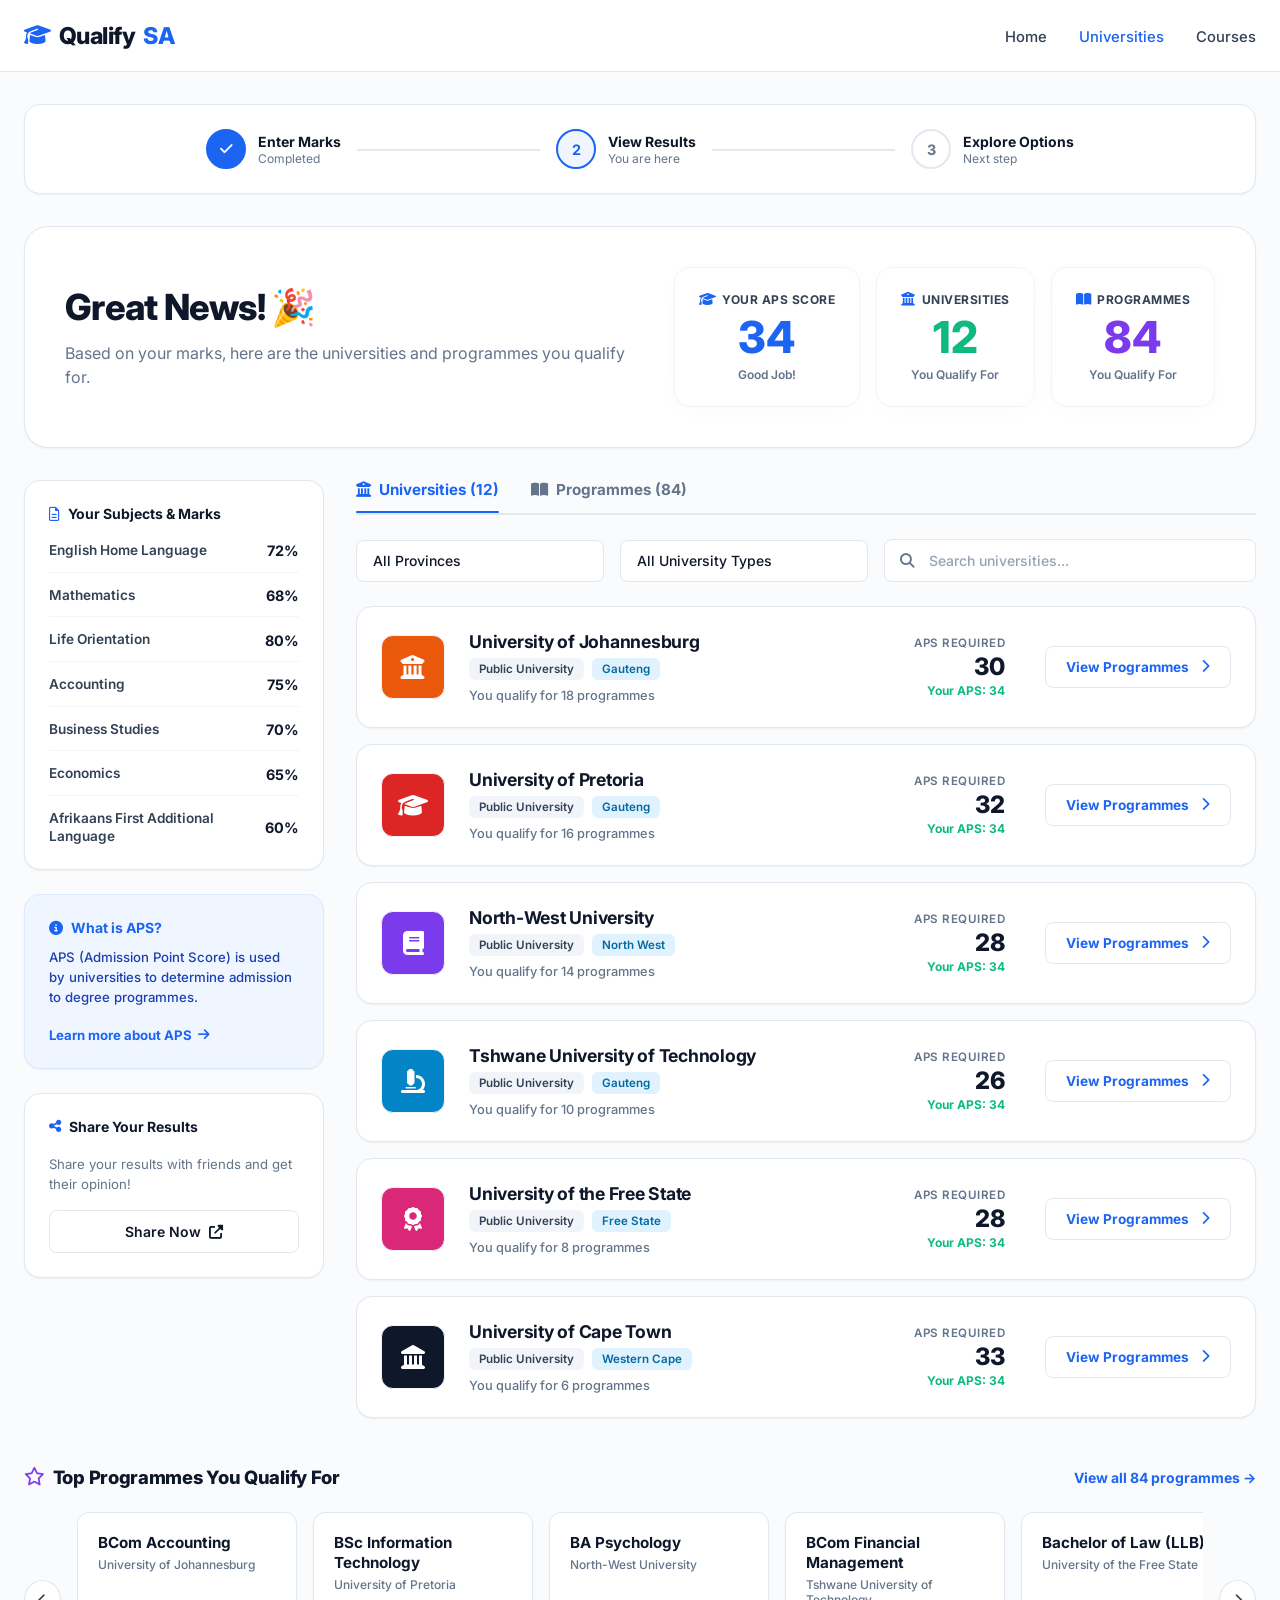
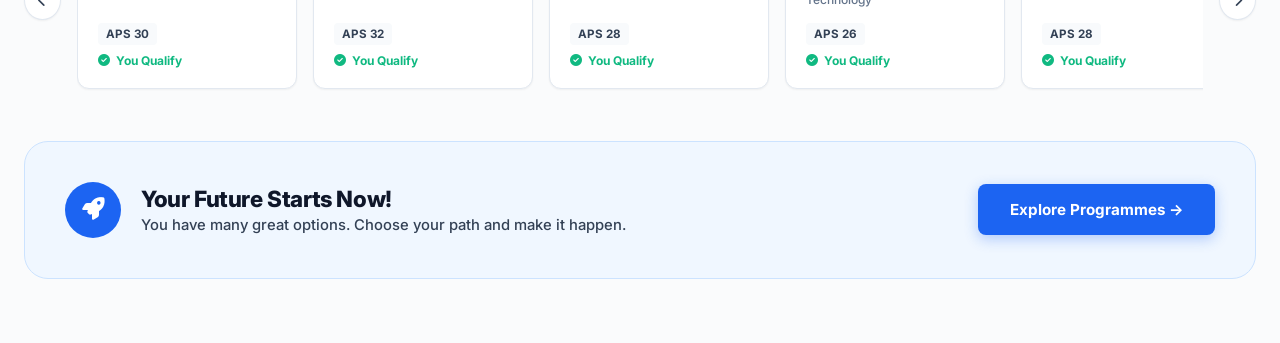
<file: qualify.html>
<!DOCTYPE html>
<html lang="en">
<head>
    <meta charset="UTF-8">
    <meta name="viewport" content="width=device-width, initial-scale=1.0">
    <title>QualifySA - View Results Dashboard</title>
    <link href="https://fonts.googleapis.com/css2?family=Inter:wght@400;500;600;700;800&display=swap" rel="stylesheet">
    <link rel="stylesheet" href="https://cdnjs.cloudflare.com/ajax/libs/font-awesome/6.4.0/css/all.min.css">
    
    <style>
        /* Modern CSS Custom Property Framework */
        :root {
            --brand-primary: #1c64f2;
            --brand-primary-light: #eff6ff;
            --brand-primary-hover: #1a56cc;
            --status-success: #10b981;
            
            --neutral-darkest: #0f172a;
            --neutral-dark: #334155;
            --neutral-muted: #64748b;
            --neutral-light-gray: #94a3b8;
            --neutral-border: #e2e8f0;
            --neutral-bg-surface: #f8fafc;
            --neutral-white: #ffffff;
            
            --shadow-sm: 0 1px 2px 0 rgba(0, 0, 0, 0.05);
            --shadow-md: 0 4px 6px -1px rgba(0, 0, 0, 0.1), 0 2px 4px -1px rgba(0, 0, 0, 0.06);
            --shadow-lg: 0 10px 15px -3px rgba(0, 0, 0, 0.05), 0 4px 6px -2px rgba(0, 0, 0, 0.05);
            
            --radius-sm: 8px;
            --radius-md: 12px;
            --radius-lg: 16px;
            --radius-xl: 24px;
            
            --transition-smooth: all 0.2s cubic-bezier(0.4, 0, 0.2, 1);
        }

        /* Reset & Base Foundation Styles */
        * {
            box-sizing: border-box;
            margin: 0;
            padding: 0;
            font-family: 'Inter', sans-serif;
            -webkit-font-smoothing: antialiased;
            -moz-osx-font-smoothing: grayscale;
        }

        body {
            background-color: #fafbfc;
            color: var(--neutral-darkest);
            min-height: 100vh;
            display: flex;
            flex-direction: column;
            overflow-x: hidden;
        }

        /* Top Application Shell Header Navigation Layout */
        .app-navbar {
            width: 100%;
            background: var(--neutral-white);
            border-bottom: 1px solid var(--neutral-border);
            height: 72px;
            display: flex;
            align-items: center;
            justify-content: center;
            position: sticky;
            top: 0;
            z-index: 100;
        }

        .navbar-container {
            width: 100%;
            max-width: 1280px;
            padding: 0 24px;
            display: flex;
            justify-content: space-between;
            align-items: center;
        }

        .navbar-brand {
            display: flex;
            align-items: center;
            gap: 8px;
            font-weight: 800;
            font-size: 1.45rem;
            color: var(--neutral-darkest);
            letter-spacing: -0.5px;
            text-decoration: none;
        }

        .navbar-brand i {
            color: var(--brand-primary);
            font-size: 1.35rem;
        }

        .navbar-brand span {
            color: var(--brand-primary);
        }

        .navbar-menu {
            display: flex;
            gap: 32px;
            list-style: none;
            align-items: center;
        }

        .navbar-link {
            text-decoration: none;
            color: var(--neutral-dark);
            font-weight: 500;
            font-size: 0.925rem;
            transition: var(--transition-smooth);
        }

        .navbar-link:hover, .navbar-link.active {
            color: var(--brand-primary);
        }

        /* Core Grid Container - Controls Max Page Width Boundaries */
        .dashboard-container {
            width: 100%;
            max-width: 1280px;
            margin: 0 auto;
            padding: 32px 24px 64px 24px;
            display: flex;
            flex-direction: column;
            gap: 32px;
        }

        /* Linear Progress Tracker Component (Multi-step Process Bar) */
        .tracker-wrapper {
            background: var(--neutral-white);
            border: 1px solid var(--neutral-border);
            border-radius: var(--radius-lg);
            padding: 24px;
            box-shadow: var(--shadow-sm);
        }

        .tracker-steps {
            display: flex;
            justify-content: space-between;
            align-items: center;
            position: relative;
            max-width: 900px;
            margin: 0 auto;
        }

        .tracker-line {
            position: absolute;
            top: 20px;
            left: 5%;
            right: 5%;
            height: 2px;
            background: #e2e8f0;
            z-index: 1;
        }

        .tracker-step-node {
            display: flex;
            align-items: center;
            gap: 12px;
            background: var(--neutral-white);
            padding: 0 16px;
            z-index: 2;
            position: relative;
        }

        .node-circle {
            width: 40px;
            height: 40px;
            border-radius: 50%;
            background: var(--neutral-white);
            border: 2px solid var(--neutral-border);
            display: flex;
            align-items: center;
            justify-content: center;
            font-size: 0.9rem;
            font-weight: 700;
            color: var(--neutral-muted);
            transition: var(--transition-smooth);
        }

        .node-text-group {
            display: flex;
            flex-direction: column;
        }

        .node-title {
            font-size: 0.875rem;
            font-weight: 700;
            color: var(--neutral-darkest);
        }

        .node-subtitle {
            font-size: 0.75rem;
            color: var(--neutral-muted);
            margin-top: 1px;
        }

        /* Status Variant Conditions for Progress Steps */
        .tracker-step-node.completed .node-circle {
            background: var(--brand-primary);
            border-color: var(--brand-primary);
            color: var(--neutral-white);
        }

        .tracker-step-node.active .node-circle {
            background: var(--brand-primary-light);
            border-color: var(--brand-primary);
            color: var(--brand-primary);
        }

        /* Overview Summary Banner Header Component */
        .summary-banner {
            display: grid;
            grid-template-columns: 1fr auto;
            gap: 24px;
            align-items: center;
            background: var(--neutral-white);
            border: 1px solid var(--neutral-border);
            border-radius: var(--radius-xl);
            padding: 40px;
            box-shadow: var(--shadow-sm);
        }

        .banner-msg-column h1 {
            font-size: 2.25rem;
            font-weight: 800;
            color: var(--neutral-darkest);
            letter-spacing: -0.75px;
            margin-bottom: 12px;
            display: flex;
            align-items: center;
            gap: 10px;
        }

        .banner-msg-column p {
            font-size: 1rem;
            color: var(--neutral-muted);
            line-height: 1.5;
            max-width: 600px;
        }

        .banner-metrics-row {
            display: flex;
            gap: 16px;
        }

        .metric-pill-box {
            background: var(--neutral-white);
            border: 1px solid #f1f5f9;
            box-shadow: 0 4px 20px rgba(15, 23, 42, 0.02);
            border-radius: var(--radius-lg);
            padding: 24px;
            min-width: 150px;
            text-align: center;
            display: flex;
            flex-direction: column;
            align-items: center;
            justify-content: center;
        }

        .metric-header {
            display: flex;
            align-items: center;
            gap: 6px;
            font-size: 0.75rem;
            font-weight: 700;
            color: var(--neutral-dark);
            text-transform: uppercase;
            letter-spacing: 0.5px;
            margin-bottom: 8px;
        }

        .metric-header i {
            color: var(--brand-primary);
            font-size: 0.85rem;
        }

        .metric-val {
            font-size: 2.75rem;
            font-weight: 800;
            color: #0f172a;
            line-height: 1;
        }

        .metric-val.colored-accent {
            color: var(--brand-primary);
        }

        .metric-val.success-accent {
            color: var(--status-success);
        }

        .metric-val.purple-accent {
            color: #7c3aed;
        }

        .metric-footer-note {
            font-size: 0.75rem;
            font-weight: 600;
            color: var(--neutral-muted);
            margin-top: 8px;
        }

        /* Secondary Dashboard Section Grid Split Blueprint Layout */
        .main-dashboard-grid {
            display: grid;
            grid-template-columns: 300px 1fr;
            gap: 32px;
            align-items: flex-start;
        }

        /* Left Side Column Panel Widgets Shell */
        .sidebar-stack {
            display: flex;
            flex-direction: column;
            gap: 24px;
        }

        .sidebar-widget-card {
            background: var(--neutral-white);
            border: 1px solid var(--neutral-border);
            border-radius: var(--radius-lg);
            padding: 24px;
            box-shadow: var(--shadow-sm);
        }

        .widget-heading {
            font-size: 0.875rem;
            font-weight: 700;
            color: var(--neutral-darkest);
            margin-bottom: 20px;
            display: flex;
            align-items: center;
            gap: 8px;
        }

        .widget-heading i {
            color: var(--brand-primary);
        }

        /* Subject Marks Data Table List View Layout */
        .subject-scores-list {
            display: flex;
            flex-direction: column;
            gap: 14px;
        }

        .score-row-item {
            display: flex;
            justify-content: space-between;
            align-items: center;
            padding-bottom: 12px;
            border-bottom: 1px solid #f1f5f9;
        }

        .score-row-item:last-child {
            border-bottom: none;
            padding-bottom: 0;
        }

        .subject-title-lbl {
            font-size: 0.85rem;
            font-weight: 600;
            color: var(--neutral-dark);
            max-width: 190px;
            line-height: 1.3;
        }

        .subject-percentage-val {
            font-size: 0.9rem;
            font-weight: 700;
            color: var(--neutral-darkest);
        }

        /* Educational Information Widget Callout Box UI Section */
        .info-callout-box {
            background: var(--brand-primary-light);
            border: 1px solid #dbeafe;
        }

        .info-callout-box .widget-heading {
            color: var(--brand-primary);
            margin-bottom: 12px;
        }

        .info-callout-box p {
            font-size: 0.825rem;
            color: #1e40af;
            line-height: 1.5;
            margin-bottom: 16px;
            font-weight: 500;
        }

        .info-inline-action-btn {
            font-size: 0.825rem;
            font-weight: 700;
            color: var(--brand-primary);
            text-decoration: none;
            display: inline-flex;
            align-items: center;
            gap: 6px;
            transition: var(--transition-smooth);
        }

        .info-inline-action-btn:hover {
            color: var(--brand-primary-hover);
        }

        /* Sharing Utility Widget Action Button Component Structure */
        .share-widget p {
            font-size: 0.825rem;
            color: var(--neutral-muted);
            line-height: 1.5;
            margin-bottom: 16px;
        }

        .utility-share-btn {
            width: 100%;
            padding: 12px;
            background: var(--neutral-white);
            border: 1px solid var(--neutral-border);
            border-radius: var(--radius-sm);
            font-size: 0.875rem;
            font-weight: 600;
            color: var(--neutral-darkest);
            cursor: pointer;
            display: flex;
            align-items: center;
            justify-content: center;
            gap: 8px;
            transition: var(--transition-smooth);
        }

        .utility-share-btn:hover {
            background: var(--neutral-bg-surface);
            border-color: var(--neutral-light-gray);
        }

        /* Right Content Panel - Universities Filtering and Results Table Grid */
        .results-main-display-panel {
            display: flex;
            flex-direction: column;
            gap: 24px;
        }

        /* Segmented Core Navigation Controls Header Bar Layout Component */
        .tab-navigation-bar {
            display: flex;
            gap: 32px;
            border-bottom: 2px solid var(--neutral-border);
            padding-bottom: 2px;
        }

        .tab-trigger-item {
            background: none;
            border: none;
            padding-bottom: 12px;
            font-size: 0.95rem;
            font-weight: 700;
            color: var(--neutral-muted);
            cursor: pointer;
            position: relative;
            display: flex;
            align-items: center;
            gap: 8px;
            transition: var(--transition-smooth);
        }

        .tab-trigger-item:hover {
            color: var(--neutral-darkest);
        }

        .tab-trigger-item.is-selected {
            color: var(--brand-primary);
        }

        .tab-trigger-item.is-selected::after {
            content: '';
            position: absolute;
            bottom: -2px;
            left: 0;
            right: 0;
            height: 2px;
            background: var(--brand-primary);
            border-radius: 2px;
        }

        /* Interactive Filter Dropdowns Action Panel Container */
        .filter-controls-row {
            display: grid;
            grid-template-columns: 1fr 1fr 1.5fr;
            gap: 16px;
            align-items: center;
        }

        .custom-select-field {
            width: 100%;
            padding: 12px 16px;
            background: var(--neutral-white);
            border: 1px solid var(--neutral-border);
            border-radius: var(--radius-sm);
            font-size: 0.875rem;
            font-weight: 500;
            color: var(--neutral-darkest);
            outline: none;
            cursor: pointer;
            appearance: none;
            background-image: url("data:image/svg+xml,%3Csvg xmlns='http://www.w3.org/2000/svg' fill='none' viewBox='0 0 24 24' stroke='%2364748b' stroke-width='2'%3E%3Cpath stroke-linecap='round' stroke-linejoin='round' d='M19 9l-7 7-7-7'/%3E%3C0/svg%3E");
            background-repeat: no-repeat;
            background-position: right 16px center;
            background-size: 16px;
            transition: var(--transition-smooth);
        }

        .custom-select-field:focus {
            border-color: var(--brand-primary);
            box-shadow: 0 0 0 3px rgba(28, 100, 242, 0.15);
        }

        .search-input-wrapper {
            position: relative;
            width: 100%;
        }

        .search-input-wrapper i {
            position: absolute;
            left: 16px;
            top: 50%;
            transform: translateY(-50%);
            color: var(--neutral-muted);
            font-size: 0.9rem;
        }

        .search-input-control {
            width: 100%;
            padding: 12px 16px 12px 44px;
            background: var(--neutral-white);
            border: 1px solid var(--neutral-border);
            border-radius: var(--radius-sm);
            font-size: 0.875rem;
            font-weight: 500;
            color: var(--neutral-darkest);
            outline: none;
            transition: var(--transition-smooth);
        }

        .search-input-control::placeholder {
            color: var(--neutral-light-gray);
        }

        .search-input-control:focus {
            border-color: var(--brand-primary);
            box-shadow: 0 0 0 3px rgba(28, 100, 242, 0.15);
        }

        /* Main Institutional Results Feed (Vertical Stack Layout) */
        .institutions-results-feed {
            display: flex;
            flex-direction: column;
            gap: 16px;
        }

        /* Individual University Entry Card Component Rows */
        .institution-row-card {
            background: var(--neutral-white);
            border: 1px solid var(--neutral-border);
            border-radius: var(--radius-lg);
            padding: 24px;
            display: grid;
            grid-template-columns: auto 1fr auto auto;
            gap: 24px;
            align-items: center;
            box-shadow: var(--shadow-sm);
            transition: var(--transition-smooth);
        }

        .institution-row-card:hover {
            transform: translateY(-2px);
            box-shadow: var(--shadow-md);
            border-color: #cbd5e1;
        }

        /* Branding Logomark Circular/Square Shield Shell */
        .brand-logo-shield {
            width: 64px;
            height: 64px;
            border-radius: var(--radius-md);
            display: flex;
            align-items: center;
            justify-content: center;
            overflow: hidden;
            background: var(--neutral-bg-surface);
            border: 1px solid #f1f5f9;
        }

        .brand-logo-shield img {
            width: 100%;
            height: 100%;
            object-fit: cover;
        }

        /* Institutional Metadata Block Construction */
        .institution-meta-block {
            display: flex;
            flex-direction: column;
            gap: 6px;
        }

        .institution-title-text {
            font-size: 1.1rem;
            font-weight: 700;
            color: var(--neutral-darkest);
            letter-spacing: -0.25px;
        }

        .institution-badges-row {
            display: flex;
            align-items: center;
            gap: 8px;
            flex-wrap: wrap;
        }

        .meta-tag-pill {
            padding: 4px 10px;
            border-radius: 6px;
            font-size: 0.725rem;
            font-weight: 600;
            text-transform: capitalize;
        }

        /* Color-coded variation tags for public/private and geographical zones */
        .meta-tag-pill.type-badge {
            background: #f1f5f9;
            color: var(--neutral-dark);
        }

        .meta-tag-pill.region-badge {
            background: #e0f2fe;
            color: #0369a1;
        }

        .qualification-count-lbl {
            font-size: 0.8rem;
            color: var(--neutral-muted);
            font-weight: 500;
            margin-top: 2px;
        }

        /* Dynamic System Requirements Comparative Logic Numbers Display Container */
        .aps-requirement-comparison-box {
            text-align: right;
            padding-right: 16px;
            display: flex;
            flex-direction: column;
            justify-content: center;
        }

        .req-lbl-title {
            font-size: 0.725rem;
            color: var(--neutral-muted);
            font-weight: 600;
            text-transform: uppercase;
            letter-spacing: 0.5px;
        }

        .req-score-numeric-display {
            font-size: 1.5rem;
            font-weight: 800;
            color: #0f172a;
            margin: 2px 0;
        }

        .user-calculated-comparison-status {
            font-size: 0.75rem;
            font-weight: 700;
            color: var(--status-success);
        }

        /* Navigation Execution Elements Column Button */
        .action-routing-trigger-btn {
            padding: 12px 20px;
            background: var(--neutral-white);
            border: 1px solid var(--neutral-border);
            border-radius: var(--radius-sm);
            font-size: 0.85rem;
            font-weight: 700;
            color: var(--brand-primary);
            cursor: pointer;
            display: flex;
            align-items: center;
            gap: 12px;
            transition: var(--transition-smooth);
            text-decoration: none;
            white-space: nowrap;
        }

        .action-routing-trigger-btn:hover {
            background: var(--brand-primary);
            color: var(--neutral-white);
            border-color: var(--brand-primary);
        }

        /* Bottom Carousel Slider Module Segment: qualified courses breakdown */
        .horizontal-carousel-section {
            display: flex;
            flex-direction: column;
            gap: 20px;
            margin-top: 16px;
        }

        .carousel-header-panel {
            display: flex;
            justify-content: space-between;
            align-items: center;
        }

        .carousel-headline {
            font-size: 1.15rem;
            font-weight: 800;
            color: var(--neutral-darkest);
            letter-spacing: -0.3px;
            display: flex;
            align-items: center;
            gap: 8px;
        }

        .carousel-headline i {
            color: #7c3aed;
        }

        .carousel-view-all-link {
            font-size: 0.875rem;
            font-weight: 700;
            color: var(--brand-primary);
            text-decoration: none;
            transition: var(--transition-smooth);
        }

        .carousel-view-all-link:hover {
            color: var(--brand-primary-hover);
        }

        /* Outer Frame with Navigation Arrows Control Layout */
        .carousel-viewport-slider-container {
            display: flex;
            align-items: center;
            gap: 16px;
            position: relative;
        }

        .carousel-track-wrapper {
            display: grid;
            grid-template-columns: repeat(5, minmax(220px, 1fr));
            gap: 16px;
            width: 100%;
            overflow-x: auto;
            scroll-behavior: smooth;
            padding: 4px 0;
        }

        .carousel-track-wrapper::-webkit-scrollbar {
            display: none; /* Hide standard structural scrollbars for visual fidelity */
        }

        .carousel-arrow-btn {
            width: 40px;
            height: 40px;
            border-radius: 50%;
            background: var(--neutral-white);
            border: 1px solid var(--neutral-border);
            display: flex;
            align-items: center;
            justify-content: center;
            color: var(--neutral-dark);
            cursor: pointer;
            box-shadow: var(--shadow-sm);
            transition: var(--transition-smooth);
            z-index: 10;
        }

        .carousel-arrow-btn:hover {
            background: var(--neutral-bg-surface);
            color: var(--brand-primary);
        }

        /* Inside Content Structural Unit Card Element Frame */
        .programme-showcase-node {
            background: var(--neutral-white);
            border: 1px solid var(--neutral-border);
            border-radius: var(--radius-md);
            padding: 20px;
            display: flex;
            flex-direction: column;
            justify-content: space-between;
            min-height: 170px;
            box-shadow: var(--shadow-sm);
            transition: var(--transition-smooth);
        }

        .programme-showcase-node:hover {
            border-color: #cbd5e1;
            box-shadow: var(--shadow-md);
        }

        .programme-meta-top h3 {
            font-size: 0.95rem;
            font-weight: 700;
            color: var(--neutral-darkest);
            line-height: 1.3;
            margin-bottom: 4px;
        }

        .programme-meta-top p {
            font-size: 0.75rem;
            color: var(--neutral-muted);
            font-weight: 500;
        }

        .programme-status-footer {
            margin-top: 16px;
            display: flex;
            flex-direction: column;
            gap: 8px;
        }

        .badge-score-pill-row {
            font-size: 0.725rem;
            font-weight: 700;
            background: var(--neutral-bg-surface);
            color: var(--neutral-dark);
            padding: 4px 8px;
            border-radius: 4px;
            width: fit-content;
        }

        .system-status-indicator {
            display: flex;
            align-items: center;
            gap: 6px;
            font-size: 0.75rem;
            font-weight: 700;
            color: var(--status-success);
        }

        /* Banner Box Strip Bottom Segment */
        .action-banner-footer {
            width: 100%;
            background: #f0f7ff;
            border: 1px solid #cce3ff;
            border-radius: var(--radius-xl);
            padding: 40px;
            display: flex;
            justify-content: space-between;
            align-items: center;
            margin-top: 16px;
        }

        .footer-banner-left {
            display: flex;
            align-items: center;
            gap: 20px;
        }

        .footer-banner-icon {
            width: 56px;
            height: 56px;
            border-radius: 50%;
            background: var(--brand-primary);
            color: var(--neutral-white);
            display: flex;
            align-items: center;
            justify-content: center;
            font-size: 1.4rem;
        }

        .footer-banner-text-group h2 {
            font-size: 1.4rem;
            font-weight: 800;
            color: var(--neutral-darkest);
            letter-spacing: -0.4px;
            margin-bottom: 4px;
        }

        .footer-banner-text-group p {
            font-size: 0.925rem;
            color: var(--neutral-dark);
            font-weight: 500;
        }

        .footer-banner-action-btn {
            padding: 16px 32px;
            background: var(--brand-primary);
            color: var(--neutral-white);
            border-radius: var(--radius-sm);
            font-size: 0.95rem;
            font-weight: 700;
            text-decoration: none;
            box-shadow: 0 4px 14px rgba(28, 100, 242, 0.3);
            transition: var(--transition-smooth);
            white-space: nowrap;
        }

        .footer-banner-action-btn:hover {
            background: var(--brand-primary-hover);
            transform: translateY(-1px);
        }

        /* Fluid Design Media Breakpoints System Architecture */
        @media (max-width: 1140px) {
            .main-dashboard-grid {
                grid-template-columns: 1fr;
            }
            .sidebar-stack {
                display: grid;
                grid-template-columns: repeat(auto-fit, minmax(280px, 1fr));
                gap: 24px;
            }
        }

        @media (max-width: 968px) {
            .summary-banner {
                grid-template-columns: 1fr;
                padding: 32px;
            }
            .banner-metrics-row {
                justify-content: flex-start;
                width: 100%;
                overflow-x: auto;
                padding-bottom: 8px;
            }
            .metric-pill-box {
                flex-shrink: 0;
                width: calc(33.33% - 11px);
                min-width: 140px;
            }
            .institution-row-card {
                grid-template-columns: auto 1fr;
                gap: 20px;
            }
            .aps-requirement-comparison-box {
                text-align: left;
                padding-right: 0;
                grid-column: 2;
            }
            .action-routing-trigger-btn {
                grid-column: 1 / -1;
                justify-content: center;
            }
            .filter-controls-row {
                grid-template-columns: 1fr;
            }
            .action-banner-footer {
                flex-direction: column;
                gap: 24px;
                text-align: center;
                align-items: center;
            }
            .footer-banner-left {
                flex-direction: column;
                gap: 12px;
            }
            .footer-banner-action-btn {
                width: 100%;
                text-align: center;
            }
        }

        @media (max-width: 768px) {
            .tracker-steps {
                flex-direction: column;
                align-items: flex-start;
                gap: 20px;
                padding-left: 20px;
            }
            .tracker-line {
                left: 39px;
                top: 20px;
                bottom: 20px;
                width: 2px;
                height: calc(100% - 40px);
            }
            .tracker-step-node {
                padding: 4px 0;
            }
            .sidebar-stack {
                grid-template-columns: 1fr;
            }
            .carousel-track-wrapper {
                grid-template-columns: repeat(5, minmax(190px, 1fr));
            }
        }
    </style>
</head>
<body>

    <nav class="app-navbar">
        <div class="navbar-container">
            <a href="#" class="navbar-brand">
                <i class="fas fa-graduation-cap"></i> Qualify<span>SA</span>
            </a>
            <ul class="navbar-menu">
                <li><a href="#" class="navbar-link">Home</a></li>
                <li><a href="#" class="navbar-link active">Universities</a></li>
                <li><a href="#" class="navbar-link">Courses</a></li>
            </ul>
        </div>
    </nav>

    <div class="dashboard-container">
        
        <div class="tracker-wrapper">
            <div class="tracker-steps">
                <div class="tracker-line"></div>
                
                <div class="tracker-step-node completed">
                    <div class="node-circle"><i class="fas fa-check"></i></div>
                    <div class="node-text-group">
                        <div class="node-title">Enter Marks</div>
                        <div class="node-subtitle">Completed</div>
                    </div>
                </div>

                <div class="tracker-step-node active">
                    <div class="node-circle">2</div>
                    <div class="node-text-group">
                        <div class="node-title">View Results</div>
                        <div class="node-subtitle">You are here</div>
                    </div>
                </div>

                <div class="tracker-step-node">
                    <div class="node-circle">3</div>
                    <div class="node-text-group">
                        <div class="node-title">Explore Options</div>
                        <div class="node-subtitle">Next step</div>
                    </div>
                </div>
            </div>
        </div>

        <div class="summary-banner">
            <div class="banner-msg-column">
                <h1>Great News! 🎉</h1>
                <p>Based on your marks, here are the universities and programmes you qualify for.</p>
            </div>
            
            <div class="banner-metrics-row">
                <div class="metric-pill-box">
                    <div class="metric-header"><i class="fas fa-graduation-cap"></i> Your APS Score</div>
                    <div class="metric-val colored-accent">34</div>
                    <div class="metric-footer-note">Good Job!</div>
                </div>
                <div class="metric-pill-box">
                    <div class="metric-header"><i class="fas fa-university"></i> Universities</div>
                    <div class="metric-val success-accent">12</div>
                    <div class="metric-footer-note">You Qualify For</div>
                </div>
                <div class="metric-pill-box">
                    <div class="metric-header"><i class="fas fa-book-open"></i> Programmes</div>
                    <div class="metric-val purple-accent">84</div>
                    <div class="metric-footer-note">You Qualify For</div>
                </div>
            </div>
        </div>

        <div class="main-dashboard-grid">
            
            <div class="sidebar-stack">
                
                <div class="sidebar-widget-card">
                    <div class="widget-heading">
                        <i class="far fa-file-alt"></i> Your Subjects & Marks
                    </div>
                    <div class="subject-scores-list">
                        <div class="score-row-item">
                            <span class="subject-title-lbl">English Home Language</span>
                            <span class="subject-percentage-val">72%</span>
                        </div>
                        <div class="score-row-item">
                            <span class="subject-title-lbl">Mathematics</span>
                            <span class="subject-percentage-val">68%</span>
                        </div>
                        <div class="score-row-item">
                            <span class="subject-title-lbl">Life Orientation</span>
                            <span class="subject-percentage-val">80%</span>
                        </div>
                        <div class="score-row-item">
                            <span class="subject-title-lbl">Accounting</span>
                            <span class="subject-percentage-val">75%</span>
                        </div>
                        <div class="score-row-item">
                            <span class="subject-title-lbl">Business Studies</span>
                            <span class="subject-percentage-val">70%</span>
                        </div>
                        <div class="score-row-item">
                            <span class="subject-title-lbl">Economics</span>
                            <span class="subject-percentage-val">65%</span>
                        </div>
                        <div class="score-row-item">
                            <span class="subject-title-lbl">Afrikaans First Additional Language</span>
                            <span class="subject-percentage-val">60%</span>
                        </div>
                    </div>
                </div>

                <div class="sidebar-widget-card info-callout-box">
                    <div class="widget-heading">
                        <i class="fas fa-info-circle"></i> What is APS?
                    </div>
                    <p>APS (Admission Point Score) is used by universities to determine admission to degree programmes.</p>
                    <a href="#" class="info-inline-action-btn">Learn more about APS <i class="fas fa-arrow-right"></i></a>
                </div>

                <div class="sidebar-widget-card share-widget">
                    <div class="widget-heading">
                        <i class="fas fa-share-alt"></i> Share Your Results
                    </div>
                    <p>Share your results with friends and get their opinion!</p>
                    <button class="utility-share-btn">
                        <span>Share Now</span> <i class="fas fa-external-link-alt"></i>
                    </button>
                </div>

            </div>

            <div class="results-main-display-panel">
                
                <div class="tab-navigation-bar">
                    <button class="tab-trigger-item is-selected">
                        <i class="fas fa-university"></i> Universities (12)
                    </button>
                    <button class="tab-trigger-item">
                        <i class="fas fa-book-open"></i> Programmes (84)
                    </button>
                </div>

                <div class="filter-controls-row">
                    <select class="custom-select-field">
                        <option>All Provinces</option>
                        <option>Gauteng</option>
                        <option>Western Cape</option>
                        <option>KwaZulu-Natal</option>
                    </select>
                    
                    <select class="custom-select-field">
                        <option>All University Types</option>
                        <option>Public University</option>
                        <option>University of Technology</option>
                    </select>

                    <div class="search-input-wrapper">
                        <i class="fas fa-search"></i>
                        <input type="text" class="search-input-control" placeholder="Search universities...">
                    </div>
                </div>

                <div class="institutions-results-feed">
                    
                    <div class="institution-row-card">
                        <div class="brand-logo-shield" style="background-color: #ea580c;">
                            <i class="fas fa-university" style="color: white; font-size: 1.5rem;"></i>
                        </div>
                        <div class="institution-meta-block">
                            <div class="institution-title-text">University of Johannesburg</div>
                            <div class="institution-badges-row">
                                <span class="meta-tag-pill type-badge">Public University</span>
                                <span class="meta-tag-pill region-badge">Gauteng</span>
                            </div>
                            <div class="qualification-count-lbl">You qualify for 18 programmes</div>
                        </div>
                        <div class="aps-requirement-comparison-box">
                            <div class="req-lbl-title">APS Required</div>
                            <div class="req-score-numeric-display">30</div>
                            <div class="user-calculated-comparison-status">Your APS: 34</div>
                        </div>
                        <a href="#" class="action-routing-trigger-btn">
                            <span>View Programmes</span> <i class="fas fa-chevron-right"></i>
                        </a>
                    </div>

                    <div class="institution-row-card">
                        <div class="brand-logo-shield" style="background-color: #dc2626;">
                            <i class="fas fa-graduation-cap" style="color: white; font-size: 1.5rem;"></i>
                        </div>
                        <div class="institution-meta-block">
                            <div class="institution-title-text">University of Pretoria</div>
                            <div class="institution-badges-row">
                                <span class="meta-tag-pill type-badge">Public University</span>
                                <span class="meta-tag-pill region-badge">Gauteng</span>
                            </div>
                            <div class="qualification-count-lbl">You qualify for 16 programmes</div>
                        </div>
                        <div class="aps-requirement-comparison-box">
                            <div class="req-lbl-title">APS Required</div>
                            <div class="req-score-numeric-display">32</div>
                            <div class="user-calculated-comparison-status">Your APS: 34</div>
                        </div>
                        <a href="#" class="action-routing-trigger-btn">
                            <span>View Programmes</span> <i class="fas fa-chevron-right"></i>
                        </a>
                    </div>

                    <div class="institution-row-card">
                        <div class="brand-logo-shield" style="background-color: #7c3aed;">
                            <i class="fas fa-book" style="color: white; font-size: 1.5rem;"></i>
                        </div>
                        <div class="institution-meta-block">
                            <div class="institution-title-text">North-West University</div>
                            <div class="institution-badges-row">
                                <span class="meta-tag-pill type-badge">Public University</span>
                                <span class="meta-tag-pill region-badge">North West</span>
                            </div>
                            <div class="qualification-count-lbl">You qualify for 14 programmes</div>
                        </div>
                        <div class="aps-requirement-comparison-box">
                            <div class="req-lbl-title">APS Required</div>
                            <div class="req-score-numeric-display">28</div>
                            <div class="user-calculated-comparison-status">Your APS: 34</div>
                        </div>
                        <a href="#" class="action-routing-trigger-btn">
                            <span>View Programmes</span> <i class="fas fa-chevron-right"></i>
                        </a>
                    </div>

                    <div class="institution-row-card">
                        <div class="brand-logo-shield" style="background-color: #0284c7;">
                            <i class="fas fa-microscope" style="color: white; font-size: 1.5rem;"></i>
                        </div>
                        <div class="institution-meta-block">
                            <div class="institution-title-text">Tshwane University of Technology</div>
                            <div class="institution-badges-row">
                                <span class="meta-tag-pill type-badge">Public University</span>
                                <span class="meta-tag-pill region-badge">Gauteng</span>
                            </div>
                            <div class="qualification-count-lbl">You qualify for 10 programmes</div>
                        </div>
                        <div class="aps-requirement-comparison-box">
                            <div class="req-lbl-title">APS Required</div>
                            <div class="req-score-numeric-display">26</div>
                            <div class="user-calculated-comparison-status">Your APS: 34</div>
                        </div>
                        <a href="#" class="action-routing-trigger-btn">
                            <span>View Programmes</span> <i class="fas fa-chevron-right"></i>
                        </a>
                    </div>

                    <div class="institution-row-card">
                        <div class="brand-logo-shield" style="background-color: #db2777;">
                            <i class="fas fa-award" style="color: white; font-size: 1.5rem;"></i>
                        </div>
                        <div class="institution-meta-block">
                            <div class="institution-title-text">University of the Free State</div>
                            <div class="institution-badges-row">
                                <span class="meta-tag-pill type-badge">Public University</span>
                                <span class="meta-tag-pill region-badge">Free State</span>
                            </div>
                            <div class="qualification-count-lbl">You qualify for 8 programmes</div>
                        </div>
                        <div class="aps-requirement-comparison-box">
                            <div class="req-lbl-title">APS Required</div>
                            <div class="req-score-numeric-display">28</div>
                            <div class="user-calculated-comparison-status">Your APS: 34</div>
                        </div>
                        <a href="#" class="action-routing-trigger-btn">
                            <span>View Programmes</span> <i class="fas fa-chevron-right"></i>
                        </a>
                    </div>

                    <div class="institution-row-card">
                        <div class="brand-logo-shield" style="background-color: #0f172a;">
                            <i class="fas fa-landmark" style="color: white; font-size: 1.5rem;"></i>
                        </div>
                        <div class="institution-meta-block">
                            <div class="institution-title-text">University of Cape Town</div>
                            <div class="institution-badges-row">
                                <span class="meta-tag-pill type-badge">Public University</span>
                                <span class="meta-tag-pill region-badge">Western Cape</span>
                            </div>
                            <div class="qualification-count-lbl">You qualify for 6 programmes</div>
                        </div>
                        <div class="aps-requirement-comparison-box">
                            <div class="req-lbl-title">APS Required</div>
                            <div class="req-score-numeric-display">33</div>
                            <div class="user-calculated-comparison-status">Your APS: 34</div>
                        </div>
                        <a href="#" class="action-routing-trigger-btn">
                            <span>View Programmes</span> <i class="fas fa-chevron-right"></i>
                        </a>
                    </div>

                </div>

            </div>

        </div>

        <section class="horizontal-carousel-section">
            <div class="carousel-header-panel">
                <h2 class="carousel-headline"><i class="far fa-star"></i> Top Programmes You Qualify For</h2>
                <a href="#" class="carousel-view-all-link">View all 84 programmes &rarr;</a>
            </div>

            <div class="carousel-viewport-slider-container">
                <button class="carousel-arrow-btn"><i class="fas fa-chevron-left"></i></button>
                
                <div class="carousel-track-wrapper">
                    <div class="programme-showcase-node">
                        <div class="programme-meta-top">
                            <h3>BCom Accounting</h3>
                            <p>University of Johannesburg</p>
                        </div>
                        <div class="programme-status-footer">
                            <div class="badge-score-pill-row">APS 30</div>
                            <div class="system-status-indicator"><i class="fas fa-check-circle"></i> You Qualify</div>
                        </div>
                    </div>

                    <div class="programme-showcase-node">
                        <div class="programme-meta-top">
                            <h3>BSc Information Technology</h3>
                            <p>University of Pretoria</p>
                        </div>
                        <div class="programme-status-footer">
                            <div class="badge-score-pill-row">APS 32</div>
                            <div class="system-status-indicator"><i class="fas fa-check-circle"></i> You Qualify</div>
                        </div>
                    </div>

                    <div class="programme-showcase-node">
                        <div class="programme-meta-top">
                            <h3>BA Psychology</h3>
                            <p>North-West University</p>
                        </div>
                        <div class="programme-status-footer">
                            <div class="badge-score-pill-row">APS 28</div>
                            <div class="system-status-indicator"><i class="fas fa-check-circle"></i> You Qualify</div>
                        </div>
                    </div>

                    <div class="programme-showcase-node">
                        <div class="programme-meta-top">
                            <h3>BCom Financial Management</h3>
                            <p>Tshwane University of Technology</p>
                        </div>
                        <div class="programme-status-footer">
                            <div class="badge-score-pill-row">APS 26</div>
                            <div class="system-status-indicator"><i class="fas fa-check-circle"></i> You Qualify</div>
                        </div>
                    </div>

                    <div class="programme-showcase-node">
                        <div class="programme-meta-top">
                            <h3>Bachelor of Law (LLB)</h3>
                            <p>University of the Free State</p>
                        </div>
                        <div class="programme-status-footer">
                            <div class="badge-score-pill-row">APS 28</div>
                            <div class="system-status-indicator"><i class="fas fa-check-circle"></i> You Qualify</div>
                        </div>
                    </div>
                </div>

                <button class="carousel-arrow-btn"><i class="fas fa-chevron-right"></i></button>
            </div>
        </section>

        <footer class="action-banner-footer">
            <div class="footer-banner-left">
                <div class="footer-banner-icon">
                    <i class="fas fa-rocket"></i>
                </div>
                <div class="footer-banner-text-group">
                    <h2>Your Future Starts Now!</h2>
                    <p>You have many great options. Choose your path and make it happen.</p>
                </div>
            </div>
            <a href="#" class="footer-banner-action-btn">Explore Programmes &rarr;</a>
        </footer>

    </div>

</body>
</html>
</file>
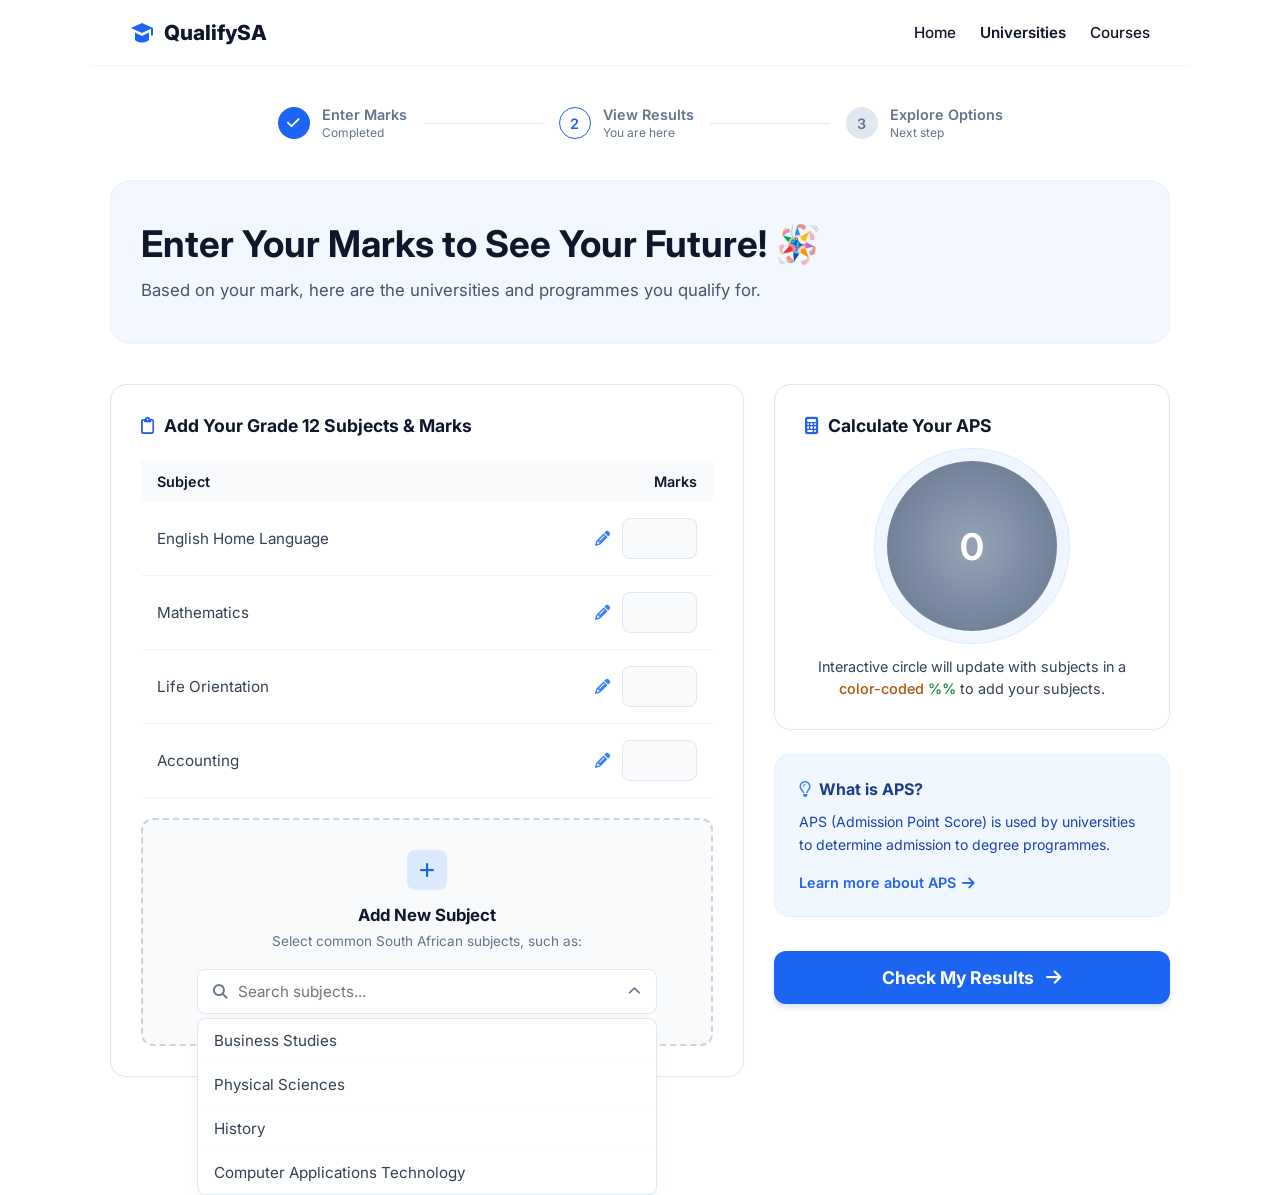
<file: results.html>
<!DOCTYPE html>
<html lang="en">
<head>
    <meta charset="UTF-8">
    <meta name="viewport" content="width=device-width, initial-scale=1.0">
    <title>QualifySA - Enter Your Marks</title>
    <link href="https://fonts.googleapis.com/css2?family=Inter:wght@400;500;600;700;800&display=swap" rel="stylesheet">
    <link rel="stylesheet" href="https://cdnjs.cloudflare.com/ajax/libs/font-awesome/6.4.0/css/all.min.css">
    <style>
        :root {
            --primary: #1c64f2;
            --primary-light: #eff6ff;
            --bg: #ffffff;
            --card-bg: #ffffff;
            --text-main: #0f172a;
            --text-muted: #64748b;
            --border: #e2e8f0;
        }
        
        * { 
            box-sizing: border-box; 
            margin: 0; 
            padding: 0; 
            font-family: 'Inter', sans-serif; 
        }
        
        body { 
            background-color: var(--bg); 
            color: var(--text-main); 
            padding-bottom: 80px;
            overflow-x: hidden; /* Prevents any accidental micro-scrolling layout shifts */
        }

        /* Header Navigation */
        header { 
            padding: 20px 40px; 
            display: flex; 
            justify-content: space-between; 
            align-items: center;
            border-bottom: 1px solid #f1f5f9;
            max-width: 1100px;
            margin: 0 auto;
        }
        .logo { 
            font-weight: 800; 
            font-size: 1.3rem; 
            display: flex; 
            align-items: center; 
            gap: 10px; 
            color: #0f172a;
        }
        .nav { 
            display: flex; 
            gap: 24px; 
            font-weight: 500; 
            font-size: 0.95rem; 
        }
        .nav span { cursor: pointer; color: #0f172a; }
        .nav span.active { font-weight: 600; }

        /* Main Container */
        .container { 
            max-width: 1100px; 
            margin: 0 auto; 
            padding: 0 20px; 
            width: 100%;
        }

        /* Stepper Link Progress */
        .stepper { 
            display: flex; 
            justify-content: center; 
            align-items: center; 
            margin: 40px 0; 
            width: 100%;
        }
        .step { 
            display: flex; 
            align-items: center; 
            gap: 12px; 
            position: relative;
        }
        .step-content {
            display: flex;
            flex-direction: column;
        }
        .step-title {
            font-size: 0.9rem;
            font-weight: 600;
            color: var(--text-muted);
            white-space: nowrap;
        }
        .step.active .step-title {
            color: var(--text-main);
        }
        .step-sub {
            font-size: 0.75rem;
            color: var(--text-muted);
            margin-top: 2px;
        }
        .step-circle { 
            width: 32px; 
            height: 32px; 
            border-radius: 50%; 
            background: #e2e8f0; 
            color: var(--text-muted); 
            display: flex; 
            align-items: center; 
            justify-content: center; 
            font-weight: 600; 
            font-size: 0.9rem;
            flex-shrink: 0;
        }
        .step.completed .step-circle {
            background: var(--primary);
            color: white;
        }
        .step-line {
            flex-grow: 1;
            height: 1px;
            background: var(--border);
            max-width: 120px;
            margin: 0 16px;
        }

        /* Feature Header Banner */
        .banner-card {
            background-color: #f3f7ff;
            border-radius: 20px;
            padding: 40px 30px;
            margin-bottom: 40px;
            border: 1px solid #eef2ff;
        }
        .banner-card h1 {
            font-size: 2.3rem;
            font-weight: 700;
            margin-bottom: 12px;
            color: #0f172a;
            display: flex;
            align-items: center;
            gap: 10px;
        }
        .banner-card p {
            color: #475569;
            font-size: 1.05rem;
            line-height: 1.5;
        }

        /* Fluid Main Layout Architecture */
        .main-layout { 
            display: grid; 
            grid-template-columns: 1.6fr 1fr; 
            gap: 30px; 
            align-items: start; 
            width: 100%;
        }

        /* UI Content Containers */
        .ui-card { 
            background: var(--card-bg); 
            border: 1px solid var(--border); 
            border-radius: 16px; 
            padding: 30px; 
            box-shadow: 0 1px 3px rgba(0,0,0,0.02);
            width: 100%;
        }
        .card-title { 
            display: flex; 
            align-items: center; 
            gap: 10px; 
            font-weight: 700; 
            font-size: 1.1rem;
            margin-bottom: 25px; 
            color: #0f172a;
        }
        .card-title i {
            color: #2563eb;
        }

        /* Mark Assessment Matrix Data Rows */
        .subjects-table {
            width: 100%;
            border-collapse: collapse;
            margin-bottom: 20px;
        }
        .subjects-table th {
            text-align: left;
            font-size: 0.9rem;
            font-weight: 600;
            color: #0f172a;
            padding: 12px 16px;
            background-color: #f8fafc;
        }
        .subjects-table th:last-child {
            text-align: right;
            padding-right: 16px;
        }
        .subjects-table td {
            padding: 16px;
            border-bottom: 1px solid #f1f5f9;
            font-size: 0.95rem;
            color: #334155;
        }
        .subject-input-cell {
            display: flex;
            align-items: center;
            justify-content: flex-end;
            gap: 12px;
        }
        .edit-icon {
            color: #3b82f6;
            cursor: pointer;
            font-size: 0.95rem;
        }
        .mark-input {
            width: 75px;
            padding: 10px 12px;
            border: 1px solid var(--border);
            border-radius: 8px;
            text-align: center;
            font-size: 0.95rem;
            color: #0f172a;
            outline: none;
        }
        .mark-input:focus {
            border-color: var(--primary);
        }

        /* Drop Append Target Block Area */
        .add-zone {
            border: 2px dashed #cbd5e1;
            border-radius: 12px;
            padding: 30px 20px;
            text-align: center;
            background-color: #f8fafc;
        }
        .btn-plus {
            width: 40px;
            height: 40px;
            border-radius: 8px;
            background-color: #dbeafe;
            color: var(--primary);
            display: inline-flex;
            align-items: center;
            justify-content: center;
            font-size: 1.1rem;
            margin-bottom: 15px;
            cursor: pointer;
        }
        .add-zone h3 {
            font-size: 1.05rem;
            font-weight: 700;
            margin-bottom: 8px;
        }
        .add-zone p {
            font-size: 0.85rem;
            color: var(--text-muted);
            margin-bottom: 20px;
        }

        /* Inline Autocomplete Field */
       .search-container {
            position: relative;
            max-width: 460px;
            margin: 0 auto;
            text-align: left;
            width: 100%;
        }
       .search-bar {
            width: 100%;
            padding: 12px 40px; /* Added right padding so text doesn't hide behind the chevron */
            border: 1px solid var(--border);
            border-radius: 8px;
            background: #fff;
            font-size: 0.95rem;
            outline: none;
            display: block; /* Ensures it respects padding box sizing properly */
        }
       .search-container .fa-search {
            position: absolute;
            left: 16px;
            top: 50%;
            transform: translateY(-50%);
            color: var(--text-muted);
            font-size: 0.9rem;
            pointer-events: none; /* Lets clicks pass directly through to the input field */
        }
        .search-container .fa-chevron-up {
            position: absolute;
            right: 16px;
            top: 50%;
            transform: translateY(-50%);
            color: var(--text-muted);
            font-size: 0.8rem;
            pointer-events: none;
        }
        .search-dropdown {
            margin-top: 4px;
            background: white;
            border: 1px solid var(--border);
            border-radius: 8px;
            box-shadow: 0 10px 15px -3px rgba(0, 0, 0, 0.05);
            overflow: hidden;
            position: absolute; /* Ensures the dropdown doesn't push down the rest of the card */
            width: 100%;
            z-index: 10;
        }        
       
        .dropdown-row {
            padding: 12px 16px;
            font-size: 0.95rem;
            color: #334155;
            cursor: pointer;
            border-bottom: 1px solid #f8fafc;
        }
        .dropdown-row:last-child { border-bottom: none; }
        .dropdown-row:hover { background-color: #f1f5f9; }

        /* Secondary Data Right Sidebar Stack Column */
        .right-panel {
            display: flex;
            flex-direction: column;
            gap: 24px;
            width: 100%;
        }
        
        /* Micro Counter Progress Module */
        .calc-card { text-align: center; }
        .radial-progress-container {
            position: relative;
            width: 170px;
            height: 170px;
            margin: 25px auto;
            display: flex;
            align-items: center;
            justify-content: center;
            background: radial-gradient(circle, #94a3b8 0%, #64748b 100%);
            border-radius: 50%;
            box-shadow: 0 0 0 12px #eff6ff, 0 0 0 13px #dbeafe;
        }
        .radial-inner-value {
            font-size: 2.3rem;
            font-weight: 700;
            color: white;
        }
        .calc-instruction {
            color: #334155;
            font-size: 0.9rem;
            line-height: 1.5;
            margin-top: 15px;
            padding: 0 10px;
        }
        .color-span { color: #b45309; font-weight: 500; }
        .pct-span { color: #15803d; font-weight: 500; }

        /* Information Tip Block */
        .info-card {
            background: #f0f7ff;
            border: 1px solid #e0f2fe;
            border-radius: 16px;
            padding: 24px;
            width: 100%;
        }
        .info-title {
            display: flex;
            align-items: center;
            gap: 8px;
            font-weight: 700;
            font-size: 1rem;
            color: #1e3a8a;
            margin-bottom: 12px;
        }
        .info-title i { color: #3b82f6; }
        .info-card p {
            font-size: 0.88rem;
            color: #1e40af;
            line-height: 1.6;
            margin-bottom: 16px;
        }
        .info-card a {
            color: #2563eb;
            font-weight: 600;
            font-size: 0.9rem;
            text-decoration: none;
            display: inline-flex;
            align-items: center;
            gap: 6px;
        }
        .info-card a:hover { text-decoration: underline; }

        /* Viewport Breakpoints Adaptive System */
        @media (max-width: 968px) {
            header {
                padding: 20px;
            }
            .main-layout { 
                grid-template-columns: 1fr; 
                gap: 24px; 
            }
            .stepper {
                padding: 0 10px;
            }
            .step-line {
                margin: 0 8px;
            }
            .banner-card {
                padding: 30px 20px;
            }
            .banner-card h1 {
                font-size: 1.8rem;
            }
        }

        @media (max-width: 640px) {
            header {
                flex-direction: column;
                gap: 16px;
                text-align: center;
            }
            .stepper {
                flex-direction: column;
                gap: 16px;
                align-items: flex-start;
                max-width: 240px;
                margin: 30px auto;
            }
            .step-line {
                display: none; /* Strip lines on small viewports */
            }
            .step {
                width: 100%;
            }
            .ui-card {
                padding: 20px 16px;
            }
            .subjects-table td, .subjects-table th {
                padding: 12px 8px;
                font-size: 0.88rem;
            }
            .mark-input {
                width: 65px;
                padding: 8px;
            }
        }
    </style>
</head>
<body>

<header>
    <div class="logo">
        <svg width="24" height="24" viewBox="0 0 24 24" fill="none" xmlns="http://www.w3.org/2000/svg"><path d="M12 2L1 7L12 12L21 7.75V14.5H23V7L12 2Z" fill="#1c64f2"/><path d="M19 11.6V18.5C19 19.6 15.9 21.5 12 21.5C8.1 21.5 5 19.6 5 18.5V11.6L12 15L19 11.6Z" fill="#1c64f2"/></svg>
        QualifySA
    </div>
    <div class="nav">
        <span>Home</span>
        <span class="active">Universities</span>
        <span>Courses</span>
    </div>
</header>

<div class="container">
    <div class="stepper">
        <div class="step completed">
            <div class="step-circle"><i class="fas fa-check"></i></div>
            <div class="step-content">
                <span class="step-title">Enter Marks</span>
                <span class="step-sub">Completed</span>
            </div>
        </div>
        <div class="step-line"></div>
        <div class="step">
            <div class="step-circle" style="border:1px solid #1c64f2; background:#fff; color:#1c64f2;">2</div>
            <div class="step-content">
                <span class="step-title">View Results</span>
                <span class="step-sub">You are here</span>
            </div>
        </div>
        <div class="step-line"></div>
        <div class="step current">
            <div class="step-circle">3</div>
            <div class="step-content">
                <span class="step-title">Explore Options</span>
                <span class="step-sub">Next step</span>
            </div>
        </div>
    </div>

    <div class="banner-card">
        <h1>Enter Your Marks to See Your Future! 🪅</h1>
        <p>Based on your mark, here are the universities and programmes you qualify for.</p>
    </div>

    <div class="main-layout">
        
        <div class="ui-card">
            <div class="card-title">
                <i class="far fa-clipboard"></i> Add Your Grade 12 Subjects & Marks
            </div>
            
            <table class="subjects-table">
                <thead>
                    <tr>
                        <th>Subject</th>
                        <th>Marks</th>
                    </tr>
                </thead>
                <tbody>
                    <tr>
                        <td>English Home Language</td>
                        <td>
                            <div class="subject-input-cell">
                                <i class="fas fa-pencil-alt edit-icon"></i>
                                <input type="text" class="mark-input">
                            </div>
                        </td>
                    </tr>
                    <tr>
                        <td>Mathematics</td>
                        <td>
                            <div class="subject-input-cell">
                                <i class="fas fa-pencil-alt edit-icon"></i>
                                <input type="text" class="mark-input">
                            </div>
                        </td>
                    </tr>
                    <tr>
                        <td>Life Orientation</td>
                        <td>
                            <div class="subject-input-cell">
                                <i class="fas fa-pencil-alt edit-icon"></i>
                                <input type="text" class="mark-input">
                            </div>
                        </td>
                    </tr>
                    <tr>
                        <td>Accounting</td>
                        <td>
                            <div class="subject-input-cell">
                                <i class="fas fa-pencil-alt edit-icon"></i>
                                <input type="text" class="mark-input">
                            </div>
                        </td>
                    </tr>
                </tbody>
            </table>

            <div class="add-zone">
                <div class="btn-plus"><i class="fas fa-plus"></i></div>
                <h3>Add New Subject</h3>
                <p>Select common South African subjects, such as:</p>
                
                <div class="search-container">
                    <i class="fas fa-search"></i>
                    <input type="text" class="search-bar" placeholder="Search subjects...">
                    <i class="fas fa-chevron-up"></i>
                    
                    <div class="search-dropdown">
                        <div class="dropdown-row">Business Studies</div>
                        <div class="dropdown-row">Physical Sciences</div>
                        <div class="dropdown-row">History</div>
                        <div class="dropdown-row">Computer Applications Technology</div>
                    </div>
                </div>
            </div>
        </div>

        <div class="right-panel">
            <div class="ui-card calc-card">
                <div class="card-title" style="margin-bottom:10px;"><i class="fas fa-calculator"></i> Calculate Your APS</div>
                
                <div class="radial-progress-container">
                    <div class="radial-inner-value">??</div>
                </div>
                
                <p class="calc-instruction">
                    Interactive circle will update with subjects in a <span class="color-span">color-coded</span> <span class="pct-span">%%</span> to add your subjects.
                </p>
            </div>

                <div class="info-card">
                <div class="info-title"><i class="far fa-lightbulb"></i> What is APS?</div>
                <p>APS (Admission Point Score) is used by universities to determine admission to degree programmes.</p>
                <a href="#">Learn more about APS <i class="fas fa-arrow-right"></i></a>
            </div>
            
            <button id="checkResultsBtn" style="width: 100%; padding: 16px; background-color: var(--primary); color: white; border: none; border-radius: 12px; font-size: 1.1rem; font-weight: 700; cursor: pointer; margin-top: 10px; box-shadow: 0 4px 6px -1px rgba(28, 100, 242, 0.2);">
                Check My Results <i class="fas fa-arrow-right" style="margin-left: 8px;"></i>
            </button>
        </div>

    </div>
</div>

<div id="marksPickerOverlay" style="display: none; position: fixed; top: 0; left: 0; width: 100%; height: 100%; background: rgba(0,0,0,0.4); z-index: 1000; justify-content: center; align-items: center;">
    <div style="background: white; border-radius: 16px; width: 280px; max-height: 400px; display: flex; flex-direction: column; box-shadow: 0 20px 25px -5px rgba(0,0,0,0.1);">
        <div style="padding: 16px; font-weight: 700; border-bottom: 1px solid #e2e8f0; text-align: center; font-size: 1rem;">Select Percentage</div>
        <div id="marksListContainer" style="overflow-y: auto; flex-grow: 1; padding: 8px;">
            </div>
        <button id="closePickerBtn" style="padding: 14px; background: #f1f5f9; border: none; font-weight: 600; cursor: pointer; border-bottom-left-radius: 16px; border-bottom-right-radius: 16px; color: #475569;">Cancel</button>
    </div>
</div>

<script type="module" src="results.js"></script>

</body>
</html>
</file>
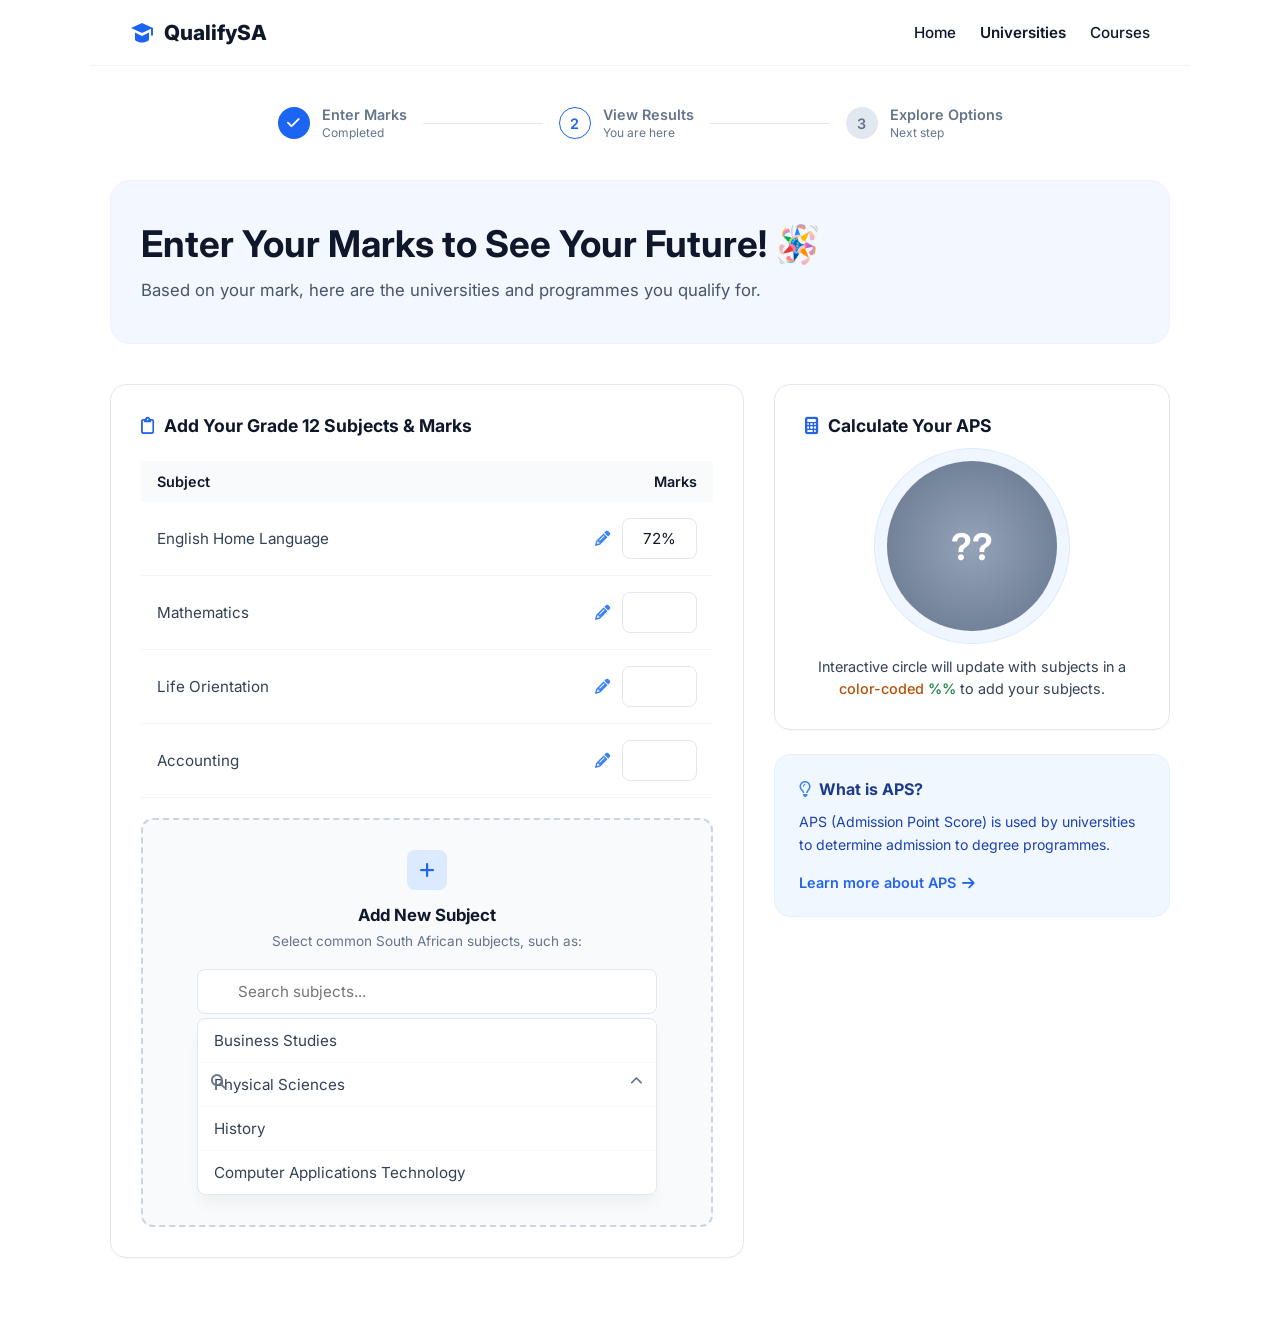
<file: staff.html>
<!DOCTYPE html>
<html lang="en">
<head>
    <meta charset="UTF-8">
    <meta name="viewport" content="width=device-width, initial-scale=1.0">
    <title>QualifySA - Enter Your Marks</title>
    <link href="https://fonts.googleapis.com/css2?family=Inter:wght@400;500;600;700;800&display=swap" rel="stylesheet">
    <link rel="stylesheet" href="https://cdnjs.cloudflare.com/ajax/libs/font-awesome/6.4.0/css/all.min.css">
    <style>
        :root {
            --primary: #1c64f2;
            --primary-light: #eff6ff;
            --bg: #ffffff;
            --card-bg: #ffffff;
            --text-main: #0f172a;
            --text-muted: #64748b;
            --border: #e2e8f0;
        }
        
        * { 
            box-sizing: border-box; 
            margin: 0; 
            padding: 0; 
            font-family: 'Inter', sans-serif; 
        }
        
        body { 
            background-color: var(--bg); 
            color: var(--text-main); 
            padding-bottom: 80px;
            overflow-x: hidden; /* Prevents any accidental micro-scrolling layout shifts */
        }

        /* Header Navigation */
        header { 
            padding: 20px 40px; 
            display: flex; 
            justify-content: space-between; 
            align-items: center;
            border-bottom: 1px solid #f1f5f9;
            max-width: 1100px;
            margin: 0 auto;
        }
        .logo { 
            font-weight: 800; 
            font-size: 1.3rem; 
            display: flex; 
            align-items: center; 
            gap: 10px; 
            color: #0f172a;
        }
        .nav { 
            display: flex; 
            gap: 24px; 
            font-weight: 500; 
            font-size: 0.95rem; 
        }
        .nav span { cursor: pointer; color: #0f172a; }
        .nav span.active { font-weight: 600; }

        /* Main Container */
        .container { 
            max-width: 1100px; 
            margin: 0 auto; 
            padding: 0 20px; 
            width: 100%;
        }

        /* Stepper Link Progress */
        .stepper { 
            display: flex; 
            justify-content: center; 
            align-items: center; 
            margin: 40px 0; 
            width: 100%;
        }
        .step { 
            display: flex; 
            align-items: center; 
            gap: 12px; 
            position: relative;
        }
        .step-content {
            display: flex;
            flex-direction: column;
        }
        .step-title {
            font-size: 0.9rem;
            font-weight: 600;
            color: var(--text-muted);
            white-space: nowrap;
        }
        .step.active .step-title {
            color: var(--text-main);
        }
        .step-sub {
            font-size: 0.75rem;
            color: var(--text-muted);
            margin-top: 2px;
        }
        .step-circle { 
            width: 32px; 
            height: 32px; 
            border-radius: 50%; 
            background: #e2e8f0; 
            color: var(--text-muted); 
            display: flex; 
            align-items: center; 
            justify-content: center; 
            font-weight: 600; 
            font-size: 0.9rem;
            flex-shrink: 0;
        }
        .step.completed .step-circle {
            background: var(--primary);
            color: white;
        }
        .step-line {
            flex-grow: 1;
            height: 1px;
            background: var(--border);
            max-width: 120px;
            margin: 0 16px;
        }

        /* Feature Header Banner */
        .banner-card {
            background-color: #f3f7ff;
            border-radius: 20px;
            padding: 40px 30px;
            margin-bottom: 40px;
            border: 1px solid #eef2ff;
        }
        .banner-card h1 {
            font-size: 2.3rem;
            font-weight: 700;
            margin-bottom: 12px;
            color: #0f172a;
            display: flex;
            align-items: center;
            gap: 10px;
        }
        .banner-card p {
            color: #475569;
            font-size: 1.05rem;
            line-height: 1.5;
        }

        /* Fluid Main Layout Architecture */
        .main-layout { 
            display: grid; 
            grid-template-columns: 1.6fr 1fr; 
            gap: 30px; 
            align-items: start; 
            width: 100%;
        }

        /* UI Content Containers */
        .ui-card { 
            background: var(--card-bg); 
            border: 1px solid var(--border); 
            border-radius: 16px; 
            padding: 30px; 
            box-shadow: 0 1px 3px rgba(0,0,0,0.02);
            width: 100%;
        }
        .card-title { 
            display: flex; 
            align-items: center; 
            gap: 10px; 
            font-weight: 700; 
            font-size: 1.1rem;
            margin-bottom: 25px; 
            color: #0f172a;
        }
        .card-title i {
            color: #2563eb;
        }

        /* Mark Assessment Matrix Data Rows */
        .subjects-table {
            width: 100%;
            border-collapse: collapse;
            margin-bottom: 20px;
        }
        .subjects-table th {
            text-align: left;
            font-size: 0.9rem;
            font-weight: 600;
            color: #0f172a;
            padding: 12px 16px;
            background-color: #f8fafc;
        }
        .subjects-table th:last-child {
            text-align: right;
            padding-right: 16px;
        }
        .subjects-table td {
            padding: 16px;
            border-bottom: 1px solid #f1f5f9;
            font-size: 0.95rem;
            color: #334155;
        }
        .subject-input-cell {
            display: flex;
            align-items: center;
            justify-content: flex-end;
            gap: 12px;
        }
        .edit-icon {
            color: #3b82f6;
            cursor: pointer;
            font-size: 0.95rem;
        }
        .mark-input {
            width: 75px;
            padding: 10px 12px;
            border: 1px solid var(--border);
            border-radius: 8px;
            text-align: center;
            font-size: 0.95rem;
            color: #0f172a;
            outline: none;
        }
        .mark-input:focus {
            border-color: var(--primary);
        }

        /* Drop Append Target Block Area */
        .add-zone {
            border: 2px dashed #cbd5e1;
            border-radius: 12px;
            padding: 30px 20px;
            text-align: center;
            background-color: #f8fafc;
        }
        .btn-plus {
            width: 40px;
            height: 40px;
            border-radius: 8px;
            background-color: #dbeafe;
            color: var(--primary);
            display: inline-flex;
            align-items: center;
            justify-content: center;
            font-size: 1.1rem;
            margin-bottom: 15px;
            cursor: pointer;
        }
        .add-zone h3 {
            font-size: 1.05rem;
            font-weight: 700;
            margin-bottom: 8px;
        }
        .add-zone p {
            font-size: 0.85rem;
            color: var(--text-muted);
            margin-bottom: 20px;
        }
        
        /* Inline Autocomplete Field */
        .search-container {
            position: relative;
            max-width: 460px;
            margin: 0 auto;
            text-align: left;
            width: 100%;
        }
        .search-bar {
            width: 100%;
            padding: 12px 16px;
            padding-left: 40px;
            border: 1px solid var(--border);
            border-radius: 8px;
            background: #fff;
            font-size: 0.95rem;
            outline: none;
        }
        .search-container .fa-search {
            position: absolute;
            left: 14px;
            top: 50%;
            transform: translateY(-50%);
            color: var(--text-muted);
            font-size: 0.9rem;
        }
        .search-container .fa-chevron-up {
            position: absolute;
            right: 14px;
            top: 50%;
            transform: translateY(-50%);
            color: var(--text-muted);
            font-size: 0.8rem;
        }
        .search-dropdown {
            margin-top: 4px;
            background: white;
            border: 1px solid var(--border);
            border-radius: 8px;
            box-shadow: 0 10px 15px -3px rgba(0, 0, 0, 0.05);
            overflow: hidden;
        }
        .dropdown-row {
            padding: 12px 16px;
            font-size: 0.95rem;
            color: #334155;
            cursor: pointer;
            border-bottom: 1px solid #f8fafc;
        }
        .dropdown-row:last-child { border-bottom: none; }
        .dropdown-row:hover { background-color: #f1f5f9; }

        /* Secondary Data Right Sidebar Stack Column */
        .right-panel {
            display: flex;
            flex-direction: column;
            gap: 24px;
            width: 100%;
        }
        
        /* Micro Counter Progress Module */
        .calc-card { text-align: center; }
        .radial-progress-container {
            position: relative;
            width: 170px;
            height: 170px;
            margin: 25px auto;
            display: flex;
            align-items: center;
            justify-content: center;
            background: radial-gradient(circle, #94a3b8 0%, #64748b 100%);
            border-radius: 50%;
            box-shadow: 0 0 0 12px #eff6ff, 0 0 0 13px #dbeafe;
        }
        .radial-inner-value {
            font-size: 2.3rem;
            font-weight: 700;
            color: white;
        }
        .calc-instruction {
            color: #334155;
            font-size: 0.9rem;
            line-height: 1.5;
            margin-top: 15px;
            padding: 0 10px;
        }
        .color-span { color: #b45309; font-weight: 500; }
        .pct-span { color: #15803d; font-weight: 500; }

        /* Information Tip Block */
        .info-card {
            background: #f0f7ff;
            border: 1px solid #e0f2fe;
            border-radius: 16px;
            padding: 24px;
            width: 100%;
        }
        .info-title {
            display: flex;
            align-items: center;
            gap: 8px;
            font-weight: 700;
            font-size: 1rem;
            color: #1e3a8a;
            margin-bottom: 12px;
        }
        .info-title i { color: #3b82f6; }
        .info-card p {
            font-size: 0.88rem;
            color: #1e40af;
            line-height: 1.6;
            margin-bottom: 16px;
        }
        .info-card a {
            color: #2563eb;
            font-weight: 600;
            font-size: 0.9rem;
            text-decoration: none;
            display: inline-flex;
            align-items: center;
            gap: 6px;
        }
        .info-card a:hover { text-decoration: underline; }

        /* Viewport Breakpoints Adaptive System */
        @media (max-width: 968px) {
            header {
                padding: 20px;
            }
            .main-layout { 
                grid-template-columns: 1fr; 
                gap: 24px; 
            }
            .stepper {
                padding: 0 10px;
            }
            .step-line {
                margin: 0 8px;
            }
            .banner-card {
                padding: 30px 20px;
            }
            .banner-card h1 {
                font-size: 1.8rem;
            }
        }

        @media (max-width: 640px) {
            header {
                flex-direction: column;
                gap: 16px;
                text-align: center;
            }
            .stepper {
                flex-direction: column;
                gap: 16px;
                align-items: flex-start;
                max-width: 240px;
                margin: 30px auto;
            }
            .step-line {
                display: none; /* Strip lines on small viewports */
            }
            .step {
                width: 100%;
            }
            .ui-card {
                padding: 20px 16px;
            }
            .subjects-table td, .subjects-table th {
                padding: 12px 8px;
                font-size: 0.88rem;
            }
            .mark-input {
                width: 65px;
                padding: 8px;
            }
        }
    </style>
</head>
<body>

<header>
    <div class="logo">
        <svg width="24" height="24" viewBox="0 0 24 24" fill="none" xmlns="http://www.w3.org/2000/svg"><path d="M12 2L1 7L12 12L21 7.75V14.5H23V7L12 2Z" fill="#1c64f2"/><path d="M19 11.6V18.5C19 19.6 15.9 21.5 12 21.5C8.1 21.5 5 19.6 5 18.5V11.6L12 15L19 11.6Z" fill="#1c64f2"/></svg>
        QualifySA
    </div>
    <div class="nav">
        <span>Home</span>
        <span class="active">Universities</span>
        <span>Courses</span>
    </div>
</header>

<div class="container">
    <div class="stepper">
        <div class="step completed">
            <div class="step-circle"><i class="fas fa-check"></i></div>
            <div class="step-content">
                <span class="step-title">Enter Marks</span>
                <span class="step-sub">Completed</span>
            </div>
        </div>
        <div class="step-line"></div>
        <div class="step">
            <div class="step-circle" style="border:1px solid #1c64f2; background:#fff; color:#1c64f2;">2</div>
            <div class="step-content">
                <span class="step-title">View Results</span>
                <span class="step-sub">You are here</span>
            </div>
        </div>
        <div class="step-line"></div>
        <div class="step current">
            <div class="step-circle">3</div>
            <div class="step-content">
                <span class="step-title">Explore Options</span>
                <span class="step-sub">Next step</span>
            </div>
        </div>
    </div>

    <div class="banner-card">
        <h1>Enter Your Marks to See Your Future! 🪅</h1>
        <p>Based on your mark, here are the universities and programmes you qualify for.</p>
    </div>

    <div class="main-layout">
        
        <div class="ui-card">
            <div class="card-title">
                <i class="far fa-clipboard"></i> Add Your Grade 12 Subjects & Marks
            </div>
            
            <table class="subjects-table">
                <thead>
                    <tr>
                        <th>Subject</th>
                        <th>Marks</th>
                    </tr>
                </thead>
                <tbody>
                    <tr>
                        <td>English Home Language</td>
                        <td>
                            <div class="subject-input-cell">
                                <i class="fas fa-pencil-alt edit-icon"></i>
                                <input type="text" class="mark-input" value="72%">
                            </div>
                        </td>
                    </tr>
                    <tr>
                        <td>Mathematics</td>
                        <td>
                            <div class="subject-input-cell">
                                <i class="fas fa-pencil-alt edit-icon"></i>
                                <input type="text" class="mark-input">
                            </div>
                        </td>
                    </tr>
                    <tr>
                        <td>Life Orientation</td>
                        <td>
                            <div class="subject-input-cell">
                                <i class="fas fa-pencil-alt edit-icon"></i>
                                <input type="text" class="mark-input">
                            </div>
                        </td>
                    </tr>
                    <tr>
                        <td>Accounting</td>
                        <td>
                            <div class="subject-input-cell">
                                <i class="fas fa-pencil-alt edit-icon"></i>
                                <input type="text" class="mark-input">
                            </div>
                        </td>
                    </tr>
                </tbody>
            </table>

            <div class="add-zone">
                <div class="btn-plus"><i class="fas fa-plus"></i></div>
                <h3>Add New Subject</h3>
                <p>Select common South African subjects, such as:</p>
                
                <div class="search-container">
                    <i class="fas fa-search"></i>
                    <input type="text" class="search-bar" placeholder="Search subjects...">
                    <i class="fas fa-chevron-up"></i>
                    
                    <div class="search-dropdown">
                        <div class="dropdown-row">Business Studies</div>
                        <div class="dropdown-row">Physical Sciences</div>
                        <div class="dropdown-row">History</div>
                        <div class="dropdown-row">Computer Applications Technology</div>
                    </div>
                </div>
            </div>
        </div>

        <div class="right-panel">
            <div class="ui-card calc-card">
                <div class="card-title" style="margin-bottom:10px;"><i class="fas fa-calculator"></i> Calculate Your APS</div>
                
                <div class="radial-progress-container">
                    <div class="radial-inner-value">??</div>
                </div>
                
                <p class="calc-instruction">
                    Interactive circle will update with subjects in a <span class="color-span">color-coded</span> <span class="pct-span">%%</span> to add your subjects.
                </p>
            </div>

            <div class="info-card">
                <div class="info-title"><i class="far fa-lightbulb"></i> What is APS?</div>
                <p>APS (Admission Point Score) is used by universities to determine admission to degree programmes.</p>
                <a href="#">Learn more about APS <i class="fas fa-arrow-right"></i></a>
            </div>
        </div>

    </div>
</div>

</body>
</html>
</file>
